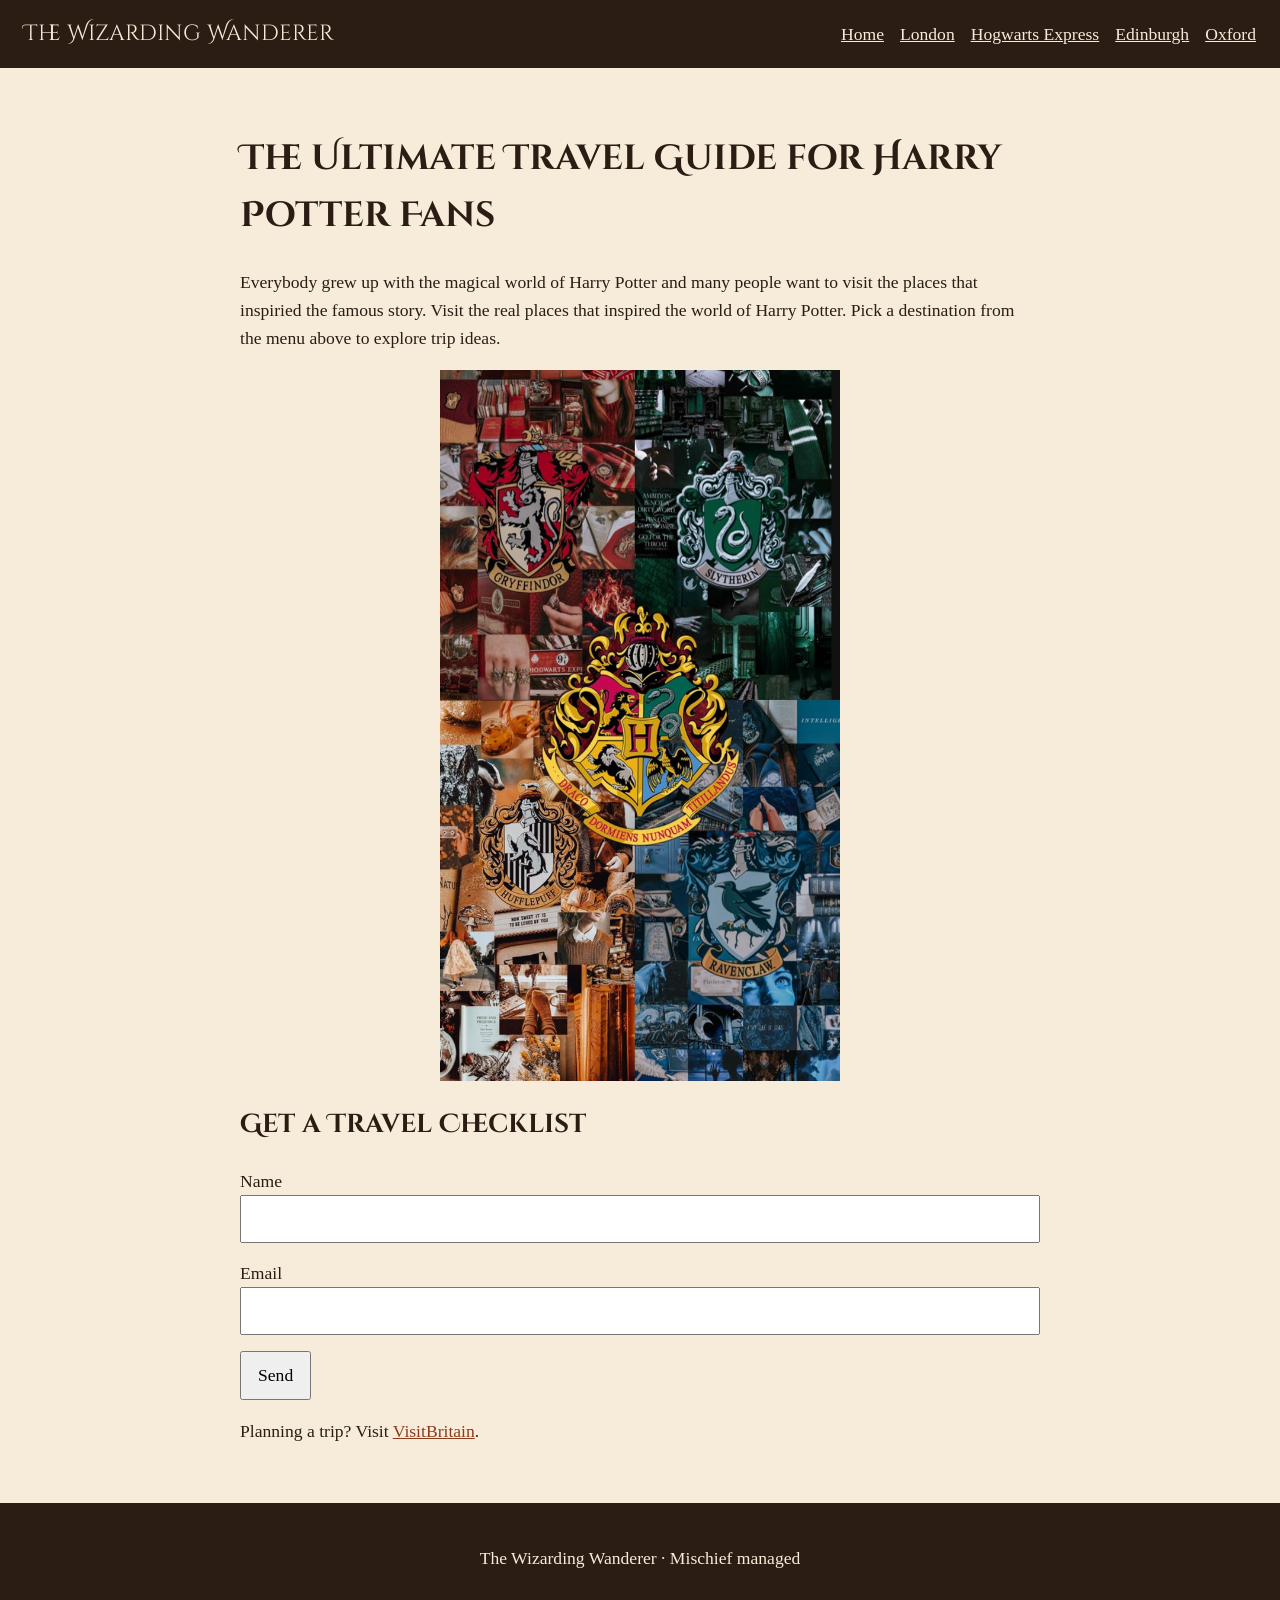
<file: index.html>
<!DOCTYPE html>
<html lang="en">
<head>
    <meta charset="UTF-8">
    <meta name="viewport" content="width=device-width, initial-scale=1.0">
    <title>Home - The Wizarding Wanderer</title>
    <!-- Google Fonts: Cinzel Decorative (headings) and IM Fell English (body) -->
    <link rel="stylesheet" href="https://fonts.googleapis.com/css2?family=Cinzel+Decorative:wght@400;700&amp;family=IM+Fell+English&amp;display=swap">
    <!-- Shared styles used by every page -->
    <link rel="stylesheet" href="css/base.css">
    <!-- Styles only for this page -->
    <link rel="stylesheet" href="css/home.css">
</head>
<body>

    <!-- Skip link for keyboard and screen reader users -->
    <a class="skip-link" href="#main">Skip to main content</a>

    <!-- Header and navigation bar (same on every page) -->
    <header>
        <p>The Wizarding Wanderer</p>
        <nav aria-label="Main">
            <ul>
                <li><a href="index.html">Home</a></li>
                <li><a href="london.html">London</a></li>
                <li><a href="jacobite.html">Hogwarts Express</a></li>
                <li><a href="edinburgh.html">Edinburgh</a></li>
                <li><a href="oxford.html">Oxford</a></li>
            </ul>
        </nav>
    </header>

    <!-- Main content of the home page -->
    <main id="main">
        <h1>The Ultimate Travel Guide for Harry Potter Fans</h1>
        <p>Everybody grew up with the magical world of Harry Potter and many people want to visit the places that inspiried the famous story. Visit the real places that inspired the world of Harry Potter. Pick a destination from the menu above to explore trip ideas.</p>

        <!-- Page image with alt text -->
        <img src="images/hp_hogwarts.jpg" alt="Hogwarts crest">

        <!-- Form with built-in HTML validation (required and type="email") -->
        <h2>Get a Travel Checklist</h2>
        <form action="#" method="get">
            <label for="visitor-name">Name</label>
            <input type="text" id="visitor-name" name="visitor-name" required>

            <label for="visitor-email">Email</label>
            <input type="email" id="visitor-email" name="visitor-email" required>

            <button type="submit">Send</button>
        </form>

        <!-- Link to an external website -->
        <p>Planning a trip? Visit <a href="https://www.visitbritain.com/">VisitBritain</a>.</p>
    </main>

    <!-- Footer -->
    <footer>
        <p>The Wizarding Wanderer · Mischief managed</p>
    </footer>

</body>
</html>
</file>
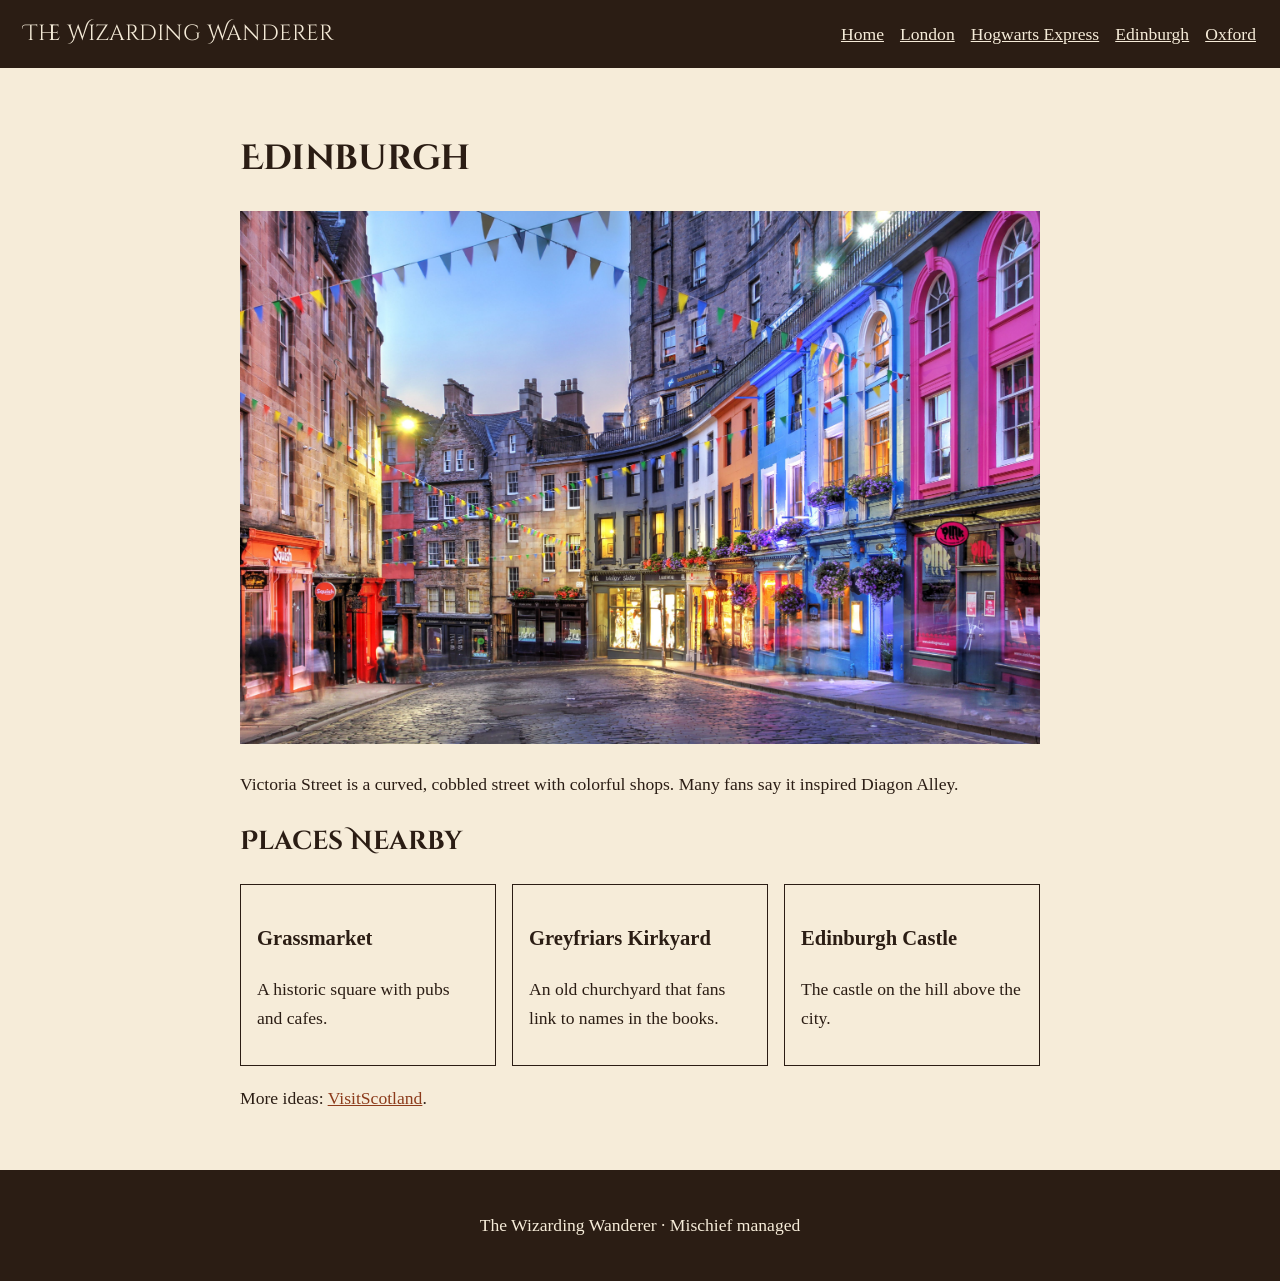
<file: edinburgh.html>
<!DOCTYPE html>
<html lang="en">
<head>
    <meta charset="UTF-8">
    <meta name="viewport" content="width=device-width, initial-scale=1.0">
    <title>Edinburgh - The Wizarding Wanderer</title>
    <!-- Google Fonts: Cinzel Decorative (headings) and IM Fell English (body) -->
    <link rel="stylesheet" href="https://fonts.googleapis.com/css2?family=Cinzel+Decorative:wght@400;700&amp;family=IM+Fell+English&amp;display=swap">
    <!-- Shared styles used by every page -->
    <link rel="stylesheet" href="css/base.css">
    <!-- Styles only for this page -->
    <link rel="stylesheet" href="css/edinburgh.css">
</head>
<body>

    <!-- Skip link for keyboard and screen reader users -->
    <a class="skip-link" href="#main">Skip to main content</a>

    <!-- Header and navigation bar (same on every page) -->
    <header>
        <p>The Wizarding Wanderer</p>
        <nav aria-label="Main">
            <ul>
                <li><a href="index.html">Home</a></li>
                <li><a href="london.html">London</a></li>
                <li><a href="jacobite.html">Hogwarts Express</a></li>
                <li><a href="edinburgh.html">Edinburgh</a></li>
                <li><a href="oxford.html">Oxford</a></li>
            </ul>
        </nav>
    </header>

    <!-- Main content of the Edinburgh page -->
    <main id="main">
        <h1>Edinburgh</h1>

        <!-- Page image with descriptive alt text -->
        <img src="images/harrypotter9.jpg" alt="Victoria Street in Edinburgh at dusk with colorful shopfronts, bunting, and a curved cobbled road">

        <p>Victoria Street is a curved, cobbled street with colorful shops. Many fans say it inspired Diagon Alley.</p>

        <!-- Nearby places shown in a grid -->
        <h2>Places Nearby</h2>
        <div class="places">
            <article>
                <h3>Grassmarket</h3>
                <p>A historic square with pubs and cafes.</p>
            </article>
            <article>
                <h3>Greyfriars Kirkyard</h3>
                <p>An old churchyard that fans link to names in the books.</p>
            </article>
            <article>
                <h3>Edinburgh Castle</h3>
                <p>The castle on the hill above the city.</p>
            </article>
        </div>

        <!-- Link to an external website -->
        <p>More ideas: <a href="https://www.visitscotland.com/">VisitScotland</a>.</p>
    </main>

    <!-- Footer -->
    <footer>
        <p>The Wizarding Wanderer · Mischief managed</p>
    </footer>

</body>
</html>
</file>
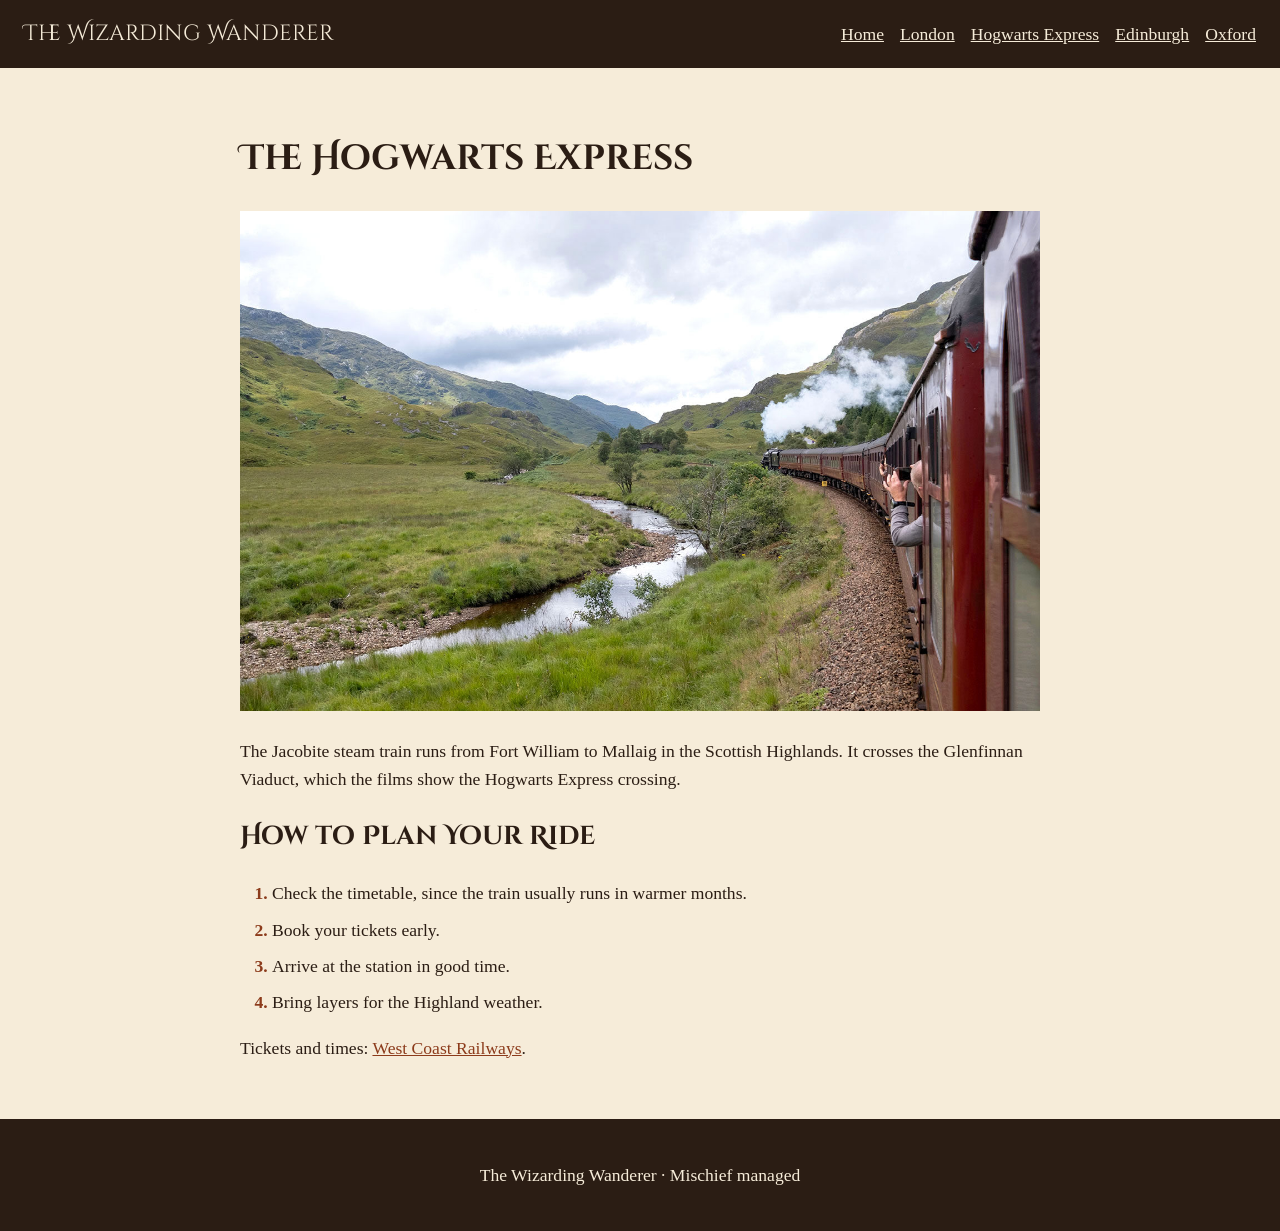
<file: jacobite.html>
<!DOCTYPE html>
<html lang="en">
<head>
    <meta charset="UTF-8">
    <meta name="viewport" content="width=device-width, initial-scale=1.0">
    <title>Hogwarts Express - The Wizarding Wanderer</title>
    <!-- Google Fonts: Cinzel Decorative (headings) and IM Fell English (body) -->
    <link rel="stylesheet" href="https://fonts.googleapis.com/css2?family=Cinzel+Decorative:wght@400;700&amp;family=IM+Fell+English&amp;display=swap">
    <!-- Shared styles used by every page -->
    <link rel="stylesheet" href="css/base.css">
    <!-- Styles only for this page -->
    <link rel="stylesheet" href="css/jacobite.css">
</head>
<body>

    <!-- Skip link for keyboard and screen reader users -->
    <a class="skip-link" href="#main">Skip to main content</a>

    <!-- Header and navigation bar (same on every page) -->
    <header>
        <p>The Wizarding Wanderer</p>
        <nav aria-label="Main">
            <ul>
                <li><a href="index.html">Home</a></li>
                <li><a href="london.html">London</a></li>
                <li><a href="jacobite.html">Hogwarts Express</a></li>
                <li><a href="edinburgh.html">Edinburgh</a></li>
                <li><a href="oxford.html">Oxford</a></li>
            </ul>
        </nav>
    </header>

    <!-- Main content of the Hogwarts Express page -->
    <main id="main">
        <h1>The Hogwarts Express</h1>

        <!-- Page image with descriptive alt text -->
        <img src="images/harrypotter16.jpg" alt="View along the Jacobite steam train with white steam, a winding stream, and green Highland hills">

        <p>The Jacobite steam train runs from Fort William to Mallaig in the Scottish Highlands. It crosses the Glenfinnan Viaduct, which the films show the Hogwarts Express crossing.</p>

        <!-- Steps shown as an ordered list -->
        <h2>How to Plan Your Ride</h2>
        <ol>
            <li>Check the timetable, since the train usually runs in warmer months.</li>
            <li>Book your tickets early.</li>
            <li>Arrive at the station in good time.</li>
            <li>Bring layers for the Highland weather.</li>
        </ol>

        <!-- Link to an external website -->
        <p>Tickets and times: <a href="https://www.westcoastrailways.co.uk/">West Coast Railways</a>.</p>
    </main>

    <!-- Footer -->
    <footer>
        <p>The Wizarding Wanderer · Mischief managed</p>
    </footer>

</body>
</html>
</file>
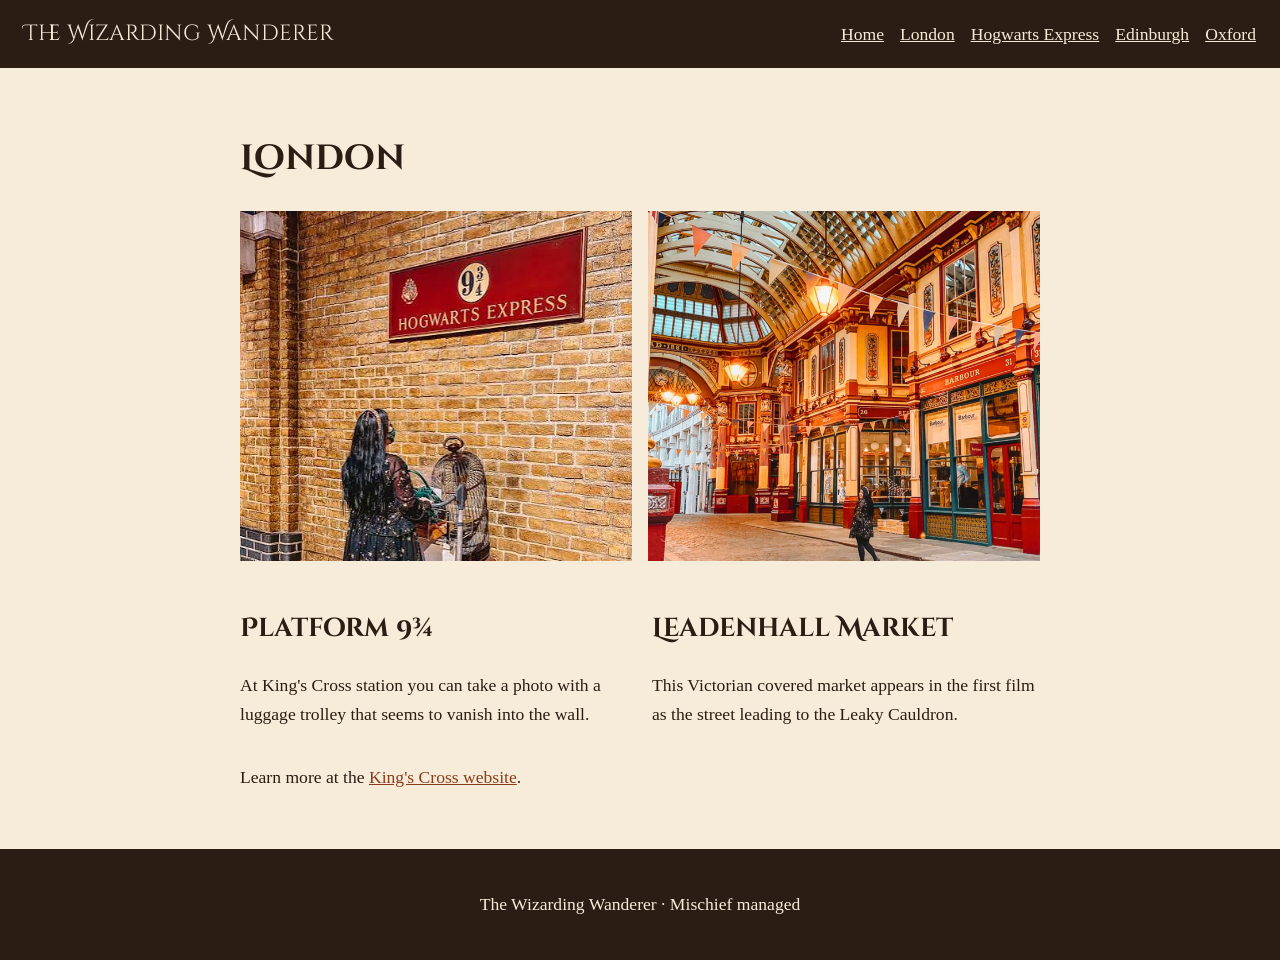
<file: london.html>
<!DOCTYPE html>
<html lang="en">
<head>
    <meta charset="UTF-8">
    <meta name="viewport" content="width=device-width, initial-scale=1.0">
    <title>London - The Wizarding Wanderer</title>
    <!-- Google Fonts: Cinzel Decorative (headings) and IM Fell English (body) -->
    <link rel="stylesheet" href="https://fonts.googleapis.com/css2?family=Cinzel+Decorative:wght@400;700&amp;family=IM+Fell+English&amp;display=swap">
    <!-- Shared styles used by every page -->
    <link rel="stylesheet" href="css/base.css">
    <!-- Styles only for this page -->
    <link rel="stylesheet" href="css/london.css">
</head>
<body>

    <!-- Skip link for keyboard and screen reader users -->
    <a class="skip-link" href="#main">Skip to main content</a>

    <!-- Header and navigation bar (same on every page) -->
    <header>
        <p>The Wizarding Wanderer</p>
        <nav aria-label="Main">
            <ul>
                <li><a href="index.html">Home</a></li>
                <li><a href="london.html">London</a></li>
                <li><a href="jacobite.html">Hogwarts Express</a></li>
                <li><a href="edinburgh.html">Edinburgh</a></li>
                <li><a href="oxford.html">Oxford</a></li>
            </ul>
        </nav>
    </header>

    <!-- Main content of the London page -->
    <main id="main">
        <h1>London</h1>

        <!-- Two photos side by side, each with descriptive alt text -->
        <div class="photos">
            <img src="images/harrypotter1.jpeg" alt="Luggage trolley and birdcage at the Platform 9 and three quarters wall at King's Cross station">
            <img src="images/harrypotter4.jpg" alt="Leadenhall Market with a glass and timber arched roof, red and cream shopfronts, and bunting above a cobbled street">
        </div>

        <!-- Two stops side by side -->
        <div class="stops">
            <section>
                <h2>Platform 9&frac34;</h2>
                <p>At King's Cross station you can take a photo with a luggage trolley that seems to vanish into the wall.</p>
            </section>
            <section>
                <h2>Leadenhall Market</h2>
                <p>This Victorian covered market appears in the first film as the street leading to the Leaky Cauldron.</p>
            </section>
        </div>

        <!-- Link to an external website -->
        <p>Learn more at the <a href="https://www.kingscross.co.uk/">King's Cross website</a>.</p>
    </main>

    <!-- Footer -->
    <footer>
        <p>The Wizarding Wanderer · Mischief managed</p>
    </footer>

</body>
</html>
</file>
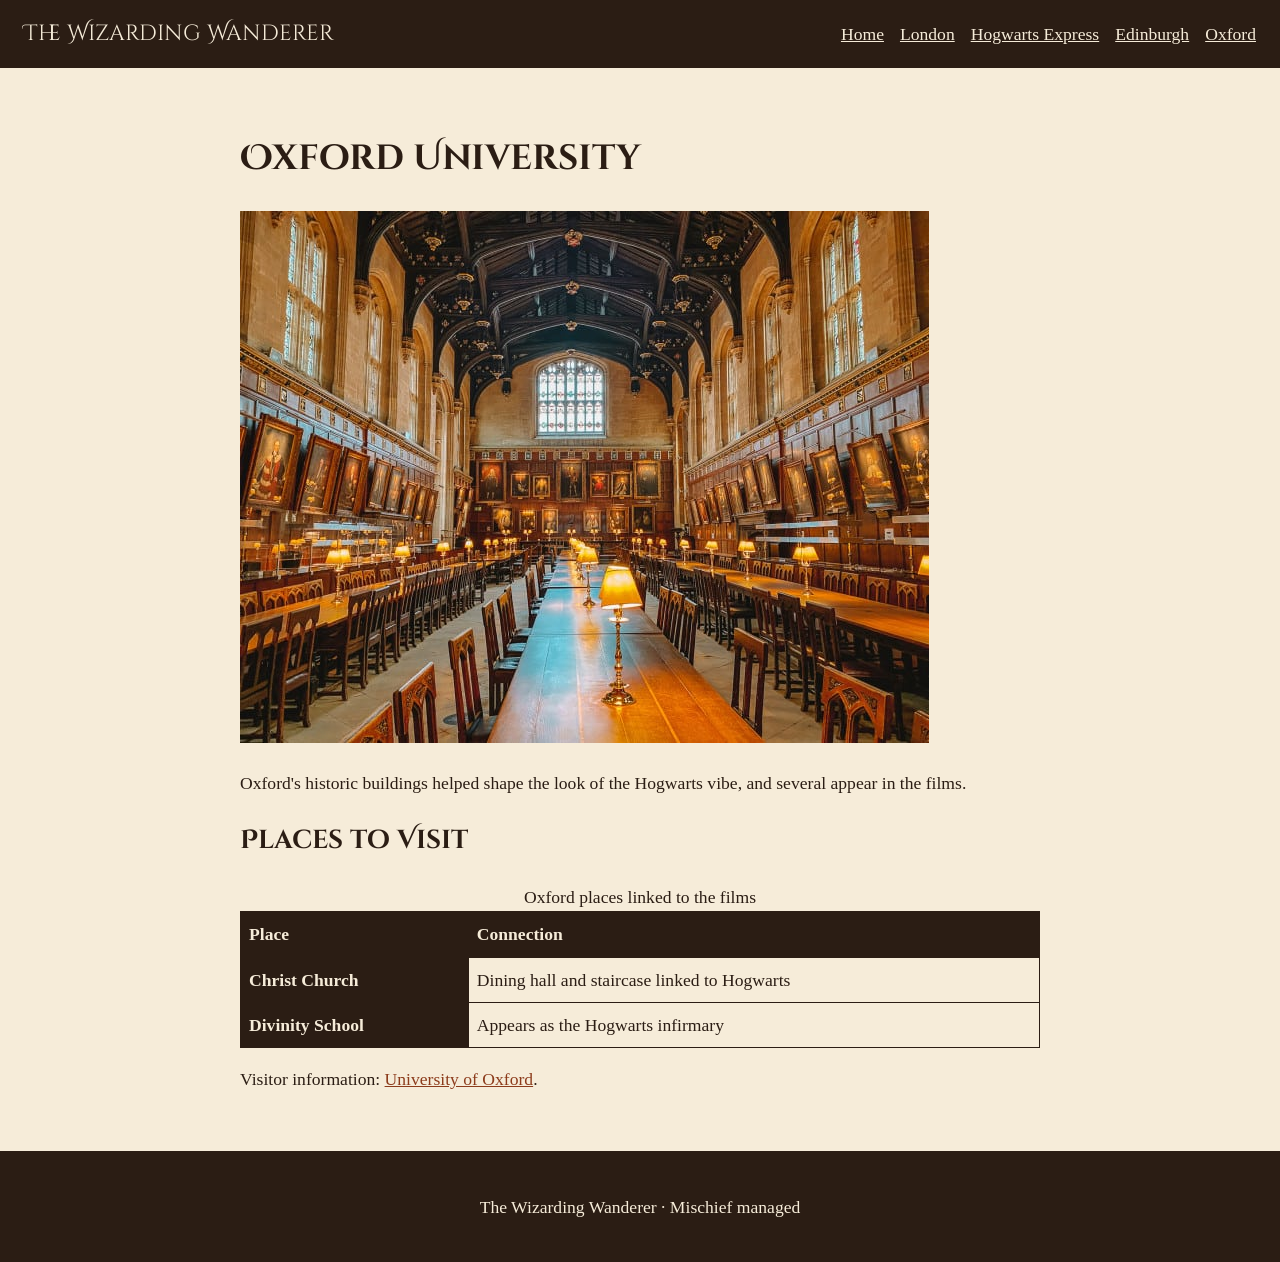
<file: oxford.html>
<!DOCTYPE html>
<html lang="en">
<head>
    <meta charset="UTF-8">
    <meta name="viewport" content="width=device-width, initial-scale=1.0">
    <title>Oxford - The Wizarding Wanderer</title>
    <!-- Google Fonts: Cinzel Decorative (headings) and IM Fell English (body) -->
    <link rel="stylesheet" href="https://fonts.googleapis.com/css2?family=Cinzel+Decorative:wght@400;700&amp;family=IM+Fell+English&amp;display=swap">
    <!-- Shared styles used by every page -->
    <link rel="stylesheet" href="css/base.css">
    <!-- Styles only for this page -->
    <link rel="stylesheet" href="css/oxford.css">
</head>
<body>

    <!-- Skip link for keyboard and screen reader users -->
    <a class="skip-link" href="#main">Skip to main content</a>

    <!-- Header and navigation bar (same on every page) -->
    <header>
        <p>The Wizarding Wanderer</p>
        <nav aria-label="Main">
            <ul>
                <li><a href="index.html">Home</a></li>
                <li><a href="london.html">London</a></li>
                <li><a href="jacobite.html">Hogwarts Express</a></li>
                <li><a href="edinburgh.html">Edinburgh</a></li>
                <li><a href="oxford.html">Oxford</a></li>
            </ul>
        </nav>
    </header>

    <!-- Main content of the Oxford page -->
    <main id="main">
        <h1>Oxford University</h1>

        <!-- Page image with descriptive alt text -->
        <img src="images/harrypotter10.jpg" alt="Long wooden tables with lamps in an Oxford college dining hall, with portraits on the walls under a dark timbered ceiling">

        <p>Oxford's historic buildings helped shape the look of the Hogwarts vibe, and several appear in the films.</p>

        <!-- Places shown in a table -->
        <h2>Places to Visit</h2>
        <table>
            <caption>Oxford places linked to the films</caption>
            <thead>
                <tr>
                    <th scope="col">Place</th>
                    <th scope="col">Connection</th>
                </tr>
            </thead>
            <tbody>
                <tr>
                    <th scope="row">Christ Church</th>
                    <td>Dining hall and staircase linked to Hogwarts</td>
                </tr>
                <tr>
                    <th scope="row">Divinity School</th>
                    <td>Appears as the Hogwarts infirmary</td>
                </tr>
            </tbody>
        </table>

        <!-- Link to an external website -->
        <p>Visitor information: <a href="https://www.ox.ac.uk/">University of Oxford</a>.</p>
    </main>

    <!-- Footer -->
    <footer>
        <p>The Wizarding Wanderer · Mischief managed</p>
    </footer>

</body>
</html>
</file>
<file: css/base.css>
/* base.css - used by aLL the pages */

/* Colors - Harry Potter themed colors */
:root {
    --dark: #2b1d14;
    --rust: #8c3b1b;
    --cream: #f6ecd9;
}

/* font and  colors */
body {
    margin: 0;
    font-family: "IM Fell English", serif;
    font-size: 1.1rem;
    line-height: 1.6;
    background-color: var(--cream);
    color: var(--dark);
}

/* Heading font (Deathly Hallows themed font)*/
h1,
h2 {
    font-family: "Cinzel Decorative", serif;
}

/* Header */
header {
    position: sticky;
    top: 0;
    padding: 1rem 1.5rem;
    background-color: var(--dark);
}

header p {
    margin: 0 0 0.5rem;
    font-family: "Cinzel Decorative", serif;
    font-size: 1.4rem;
    color: var(--cream);
}

/* Nav bar */
nav ul {
    display: flex;
    flex-wrap: wrap;
    gap: 1rem;
    margin: 0;
    padding: 0;
    list-style: none;
}

nav a {
    color: var(--cream);
}

main {
    max-width: 800px;
    margin: 0 auto;
    padding: 1.5rem;
}

img {
    max-width: 100%;
    height: auto;
}

a {
    color: var(--rust);
}

footer {
    padding: 1.5rem;
    text-align: center;
    background-color: var(--dark);
    color: var(--cream);
}
.skip-link {
    position: absolute;
    left: -999px;
    color: var(--dark);
    background-color: var(--cream);
}

.skip-link:focus {
    left: 1rem;
    top: 1rem;
    padding: 0.5rem;
}

@media (min-width: 700px) {
    header {
        display: flex;
        justify-content: space-between;
        align-items: center;
    }

    header p {
        margin: 0;
    }

    main {
        padding: 2.5rem;
    }
}
</file>
<file: css/home.css>
/* home.css */

label {
    display: block;
    margin-top: 1rem;
}

input {
    box-sizing: border-box;
    width: 100%;
    padding: 0.5rem;
    font: inherit;
}

main img {
    display: block;
    max-width: 400px;
    width: 100%;
    height: auto;
    margin: 0 auto;
}

button {
    margin-top: 1rem;
    padding: 0.5rem 1rem;
    font: inherit;
}
</file>
<file: css/edinburgh.css>
/* edinburgh.css */

.places {
    display: grid;
    grid-template-columns: repeat(auto-fit, minmax(200px, 1fr));
    gap: 1rem;
}

.places article {
    padding: 1rem;
    border: 1px solid var(--dark);
}
</file>
<file: css/jacobite.css>
/* jacobite.css */

main ol {
    padding-left: 2rem;
}

main li {
    margin-bottom: 0.5rem;
}

main li::marker {
    font-weight: bold;
    color: var(--rust);
}
</file>
<file: css/london.css>
/* london.css  */

.stops {
    display: flex;
    flex-wrap: wrap;
    gap: 1.5rem;
}

.stops section {
    flex: 1 1 250px;
}
.photos {
    display: flex;
    gap: 1rem;
    margin-bottom: 1.5rem;
}

.photos img {
    flex: 1;
    min-width: 0;
    height: 350px;
    object-fit: cover;
}

.photos img:first-child {
    object-position: top;
}
</file>
<file: css/oxford.css>
/* oxford.css */

table {
    width: 100%;
    border-collapse: collapse;
}

th,
td {
    padding: 0.5rem;
    text-align: left;
    border: 1px solid var(--dark);
}

th {
    background-color: var(--dark);
    color: var(--cream);
}
</file>
